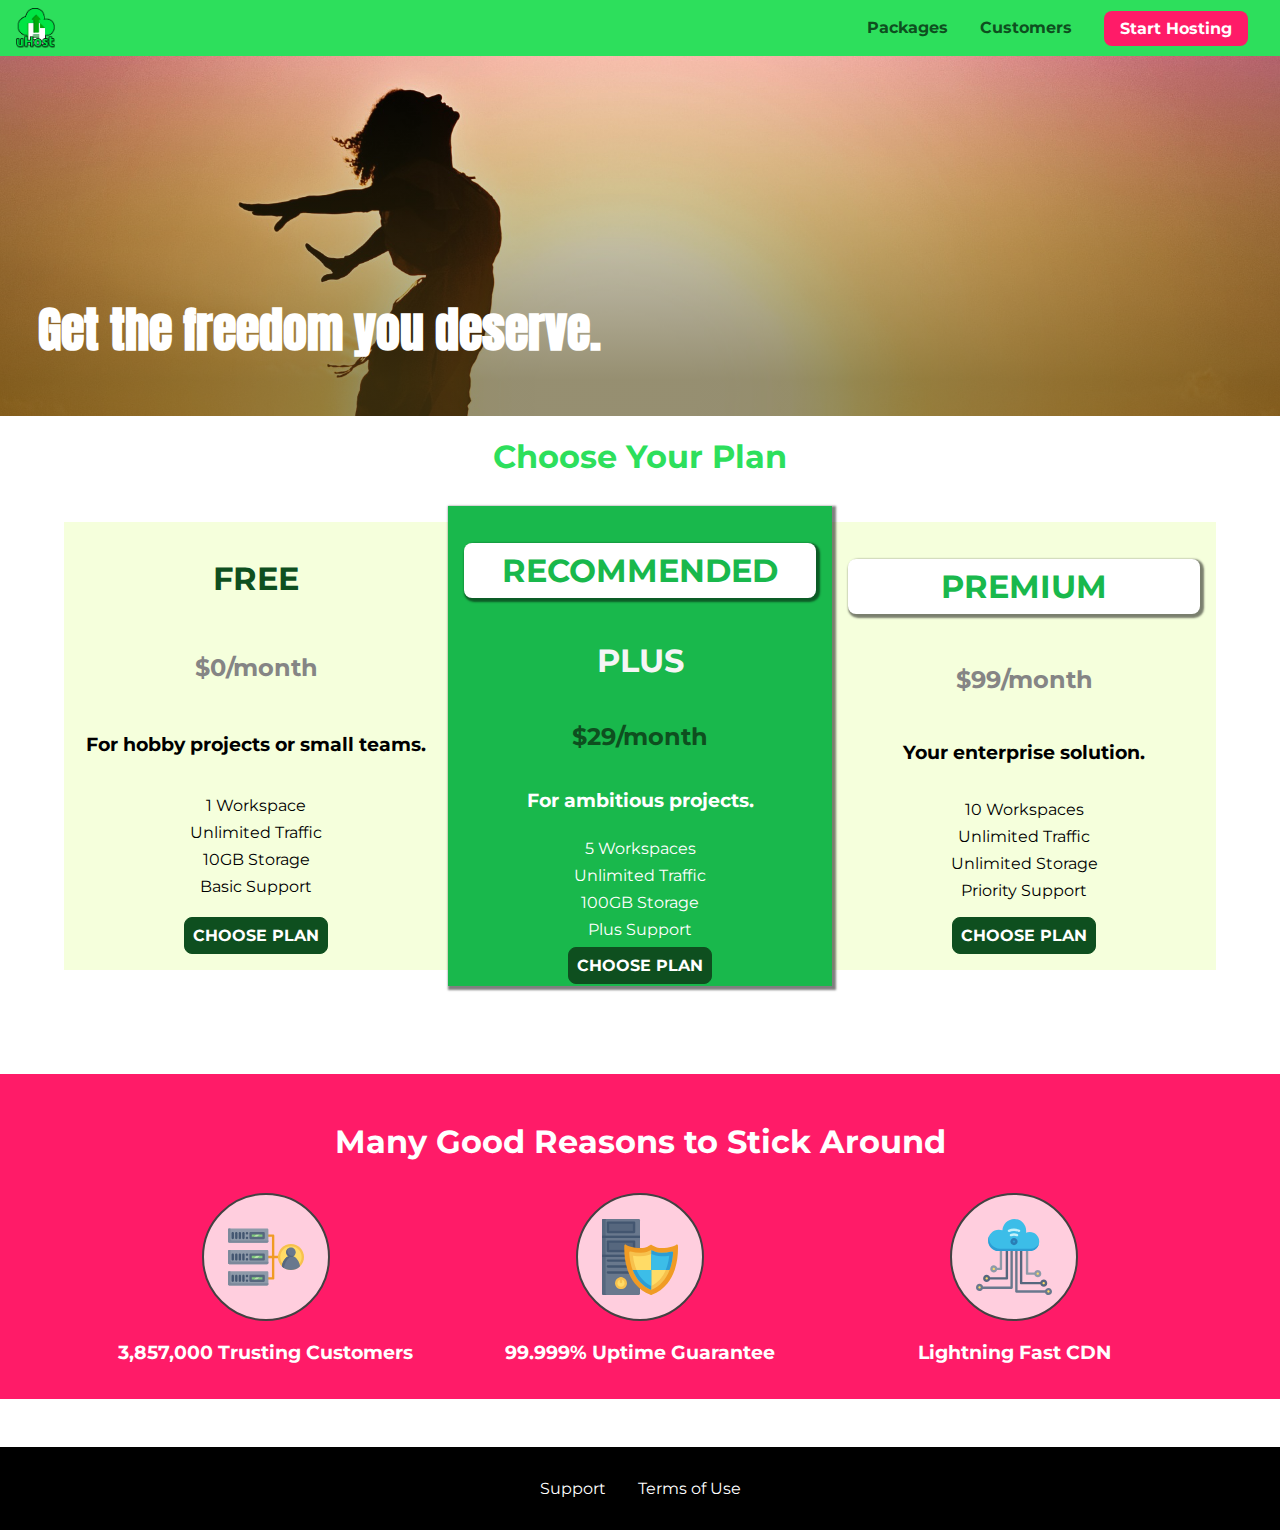
<file: index.html>
<!DOCTYPE html>
<html lang="en">

<head>
    <meta charset="UTF-8">
    <meta http-equiv="X-UA-Compatible" content="ie=edge">
    <meta name="viewport" content="width=device-width, initial-scale=1.0">
    <title>eHost</title>
    <link rel="shortcut icon" href="./favicon.png">
    <link rel="stylesheet" href="shared.css">
    <link rel="stylesheet" href="main.css">


</head>

<body>

    <div class="backdrop"></div>
    <div class="modal">
        <h1 class="modal__title">Do you want to continue?</h1>
        <div class="modal__actions">
            <a href="start-hosting/index.html" class="modal__action">Yes!</a>
            <button class="modal__action modal__action--negative" type="button">No!</button>
        </div>
    </div>
    <header class="main-header">
        <div>
            <button class="toggle-button">
                <span class="toggle-button__bar"></span>
                <span class="toggle-button__bar"></span>
                <span class="toggle-button__bar"></span>
            </button>
            <a href="./index.html" class="main-header__brand">
                <img src="./images/uhost-icon.png" alt="ehost">
            </a>
        </div>
        <nav class="main-nav">
            <ul class="main-nav__items">
                <li class="main-nav__item">
                    <a href="./packages/index.html">Packages</a>
                </li>
                <li class="main-nav__item">
                    <a href="./customers/index.html">Customers</a>
                </li>
                <li class="main-nav__item main-nav__item--cta">
                    <a href="./start-hosting/index.html">Start Hosting</a>
                </li>
            </ul>
        </nav>
    </header>
    <nav class="mobile-nav">
        <ul class="mobile-nav__items">
            <li class="mobile-nav__item">
                <a href="packages/index.html">Packages</a>
            </li>
            <li class="mobile-nav__item">
                <a href="customers/index.html">Customers</a>
            </li>
            <li class="mobile-nav__item mobile-nav__item--cta">
                <a href="start-hosting/index.html">Start Hosting</a>
            </li>
        </ul>
    </nav>
    <main>
        <section id="product-overview">
            <h1>Get the freedom you deserve.</h1>
        </section>
        <section id="plans">
            <h1 class="section-title">Choose Your Plan</h1>
            <div class="plan__list">
                <article class="plan">
                    <h1 class="plan__title">FREE</h1>
                    <h2 class="plan__price">$0/month</h2>
                    <h3>For hobby projects or small teams.</h3>
                    <ul class="plan__features">
                        <li class="plan__feature">1 Workspace</li>
                        <li class="plan__feature">Unlimited Traffic</li>
                        <li class="plan__feature">10GB Storage</li>
                        <li class="plan__feature">Basic Support</li>
                    </ul>
                    <div>
                        <button class="button">CHOOSE PLAN</button>
                    </div>
                </article>
                <article class="plan plan--highlighted">
                    <h1 class="plan__annotation">RECOMMENDED</h1>
                    <h1 class="plan__title">PLUS</h1>
                    <h2 class="plan__price">$29/month</h2>
                    <h3>For ambitious projects.</h3>
                    <ul class="plan__features">
                        <li class="plan__feature">5 Workspaces</li>
                        <li class="plan__feature">Unlimited Traffic</li>
                        <li class="plan__feature">100GB Storage</li>
                        <li class="plan__feature">Plus Support</li>
                    </ul>
                    <div>
                        <button class="button">CHOOSE PLAN</button>
                    </div>
                </article>
                <article class="plan">
                    <h1 class="plan__annotation">PREMIUM</h1>
                    <h2 class="plan__price">$99/month</h2>
                    <h3>Your enterprise solution.</h3>
                    <ul class="plan__features">
                        <li class="plan__feature">10 Workspaces</li>
                        <li class="plan__feature">Unlimited Traffic</li>
                        <li class="plan__feature">Unlimited Storage</li>
                        <li class="plan__feature">Priority Support</li>
                    </ul>
                    <div>
                        <button class="button">CHOOSE PLAN</button>
                    </div>
                </article>
            </div>
        </section>
        <section id="key-features">
            <h1 class="section-title">Many Good Reasons to Stick Around</h1>
            <ul class="key-feature__list">
                <li class="key-feature">
                    <div class="key-feature__image">
                        <svg viewBox="0 0 512 512">
                            <path style="fill:#F09B24;"
                                d="M344,248h-32V112c0-4.418-3.582-8-8-8h-40c-4.418,0-8,3.582-8,8s3.582,8,8,8h32v128h-32  c-4.418,0-8,3.582-8,8s3.582,8,8,8h32v128h-32c-4.418,0-8,3.582-8,8s3.582,8,8,8h40c4.418,0,8-3.582,8-8V264h32c4.418,0,8-3.582,8-8  S348.418,248,344,248z" />
                            <path style="fill:#8E9AA9;"
                                d="M264,64H8c-4.418,0-8,3.582-8,8v80c0,4.418,3.582,8,8,8h256c4.418,0,8-3.582,8-8V72  C272,67.582,268.418,64,264,64z" />
                            <path style="fill:#7C899B;"
                                d="M24,144c-4.418,0-8-3.582-8-8V64H8c-4.418,0-8,3.582-8,8v80c0,4.418,3.582,8,8,8h256  c4.418,0,8-3.582,8-8v-8H24z" />
                            <rect x="152" y="96" style="fill:#B8E3A8;" width="88" height="32" />
                            <g>
                                <polygon style="fill:#7EC97D;" points="152,96 152,128 166,128 198,96  " />
                                <polygon style="fill:#7EC97D;" points="220,96 188,128 240,128 240,96  " />
                            </g>
                            <path style="fill:#56677E;"
                                d="M240,136h-88c-4.418,0-8-3.582-8-8V96c0-4.418,3.582-8,8-8h88c4.418,0,8,3.582,8,8v32  C248,132.418,244.418,136,240,136z M160,120h72v-16h-72V120z" />
                            <g>
                                <path style="fill:#435670;"
                                    d="M32,136c-4.418,0-8-3.582-8-8V96c0-4.418,3.582-8,8-8s8,3.582,8,8v32C40,132.418,36.418,136,32,136z   " />
                                <path style="fill:#435670;"
                                    d="M56,136c-4.418,0-8-3.582-8-8V96c0-4.418,3.582-8,8-8s8,3.582,8,8v32C64,132.418,60.418,136,56,136z   " />
                                <path style="fill:#435670;"
                                    d="M80,136c-4.418,0-8-3.582-8-8V96c0-4.418,3.582-8,8-8s8,3.582,8,8v32C88,132.418,84.418,136,80,136z   " />
                                <path style="fill:#435670;"
                                    d="M104,136c-4.418,0-8-3.582-8-8V96c0-4.418,3.582-8,8-8s8,3.582,8,8v32   C112,132.418,108.418,136,104,136z" />
                                <path style="fill:#435670;"
                                    d="M128,105c-4.418,0-8-3.582-8-8v-1c0-4.418,3.582-8,8-8s8,3.582,8,8v1   C136,101.418,132.418,105,128,105z" />
                                <path style="fill:#435670;"
                                    d="M128,136c-4.418,0-8-3.582-8-8v-1c0-4.418,3.582-8,8-8s8,3.582,8,8v1   C136,132.418,132.418,136,128,136z" />
                            </g>
                            <path style="fill:#8E9AA9;"
                                d="M264,208H8c-4.418,0-8,3.582-8,8v80c0,4.418,3.582,8,8,8h256c4.418,0,8-3.582,8-8v-80  C272,211.582,268.418,208,264,208z" />
                            <path style="fill:#7C899B;"
                                d="M24,288c-4.418,0-8-3.582-8-8v-72H8c-4.418,0-8,3.582-8,8v80c0,4.418,3.582,8,8,8h256  c4.418,0,8-3.582,8-8v-8H24z" />
                            <rect x="152" y="240" style="fill:#B8E3A8;" width="88" height="32" />
                            <g>
                                <polygon style="fill:#7EC97D;" points="152,240 152,272 166,272 198,240  " />
                                <polygon style="fill:#7EC97D;" points="220,240 188,272 240,272 240,240  " />
                            </g>
                            <path style="fill:#56677E;"
                                d="M240,280h-88c-4.418,0-8-3.582-8-8v-32c0-4.418,3.582-8,8-8h88c4.418,0,8,3.582,8,8v32  C248,276.418,244.418,280,240,280z M160,264h72v-16h-72V264z" />
                            <g>
                                <path style="fill:#435670;"
                                    d="M32,280c-4.418,0-8-3.582-8-8v-32c0-4.418,3.582-8,8-8s8,3.582,8,8v32C40,276.418,36.418,280,32,280   z" />
                                <path style="fill:#435670;"
                                    d="M56,280c-4.418,0-8-3.582-8-8v-32c0-4.418,3.582-8,8-8s8,3.582,8,8v32C64,276.418,60.418,280,56,280   z" />
                                <path style="fill:#435670;"
                                    d="M80,280c-4.418,0-8-3.582-8-8v-32c0-4.418,3.582-8,8-8s8,3.582,8,8v32C88,276.418,84.418,280,80,280   z" />
                                <path style="fill:#435670;"
                                    d="M104,280c-4.418,0-8-3.582-8-8v-32c0-4.418,3.582-8,8-8s8,3.582,8,8v32   C112,276.418,108.418,280,104,280z" />
                                <path style="fill:#435670;"
                                    d="M128,249c-4.418,0-8-3.582-8-8v-1c0-4.418,3.582-8,8-8s8,3.582,8,8v1   C136,245.418,132.418,249,128,249z" />
                                <path style="fill:#435670;"
                                    d="M128,280c-4.418,0-8-3.582-8-8v-1c0-4.418,3.582-8,8-8s8,3.582,8,8v1   C136,276.418,132.418,280,128,280z" />
                            </g>
                            <path style="fill:#8E9AA9;"
                                d="M264,352H8c-4.418,0-8,3.582-8,8v80c0,4.418,3.582,8,8,8h256c4.418,0,8-3.582,8-8v-80  C272,355.582,268.418,352,264,352z" />
                            <path style="fill:#7C899B;"
                                d="M24,432c-4.418,0-8-3.582-8-8v-72H8c-4.418,0-8,3.582-8,8v80c0,4.418,3.582,8,8,8h256  c4.418,0,8-3.582,8-8v-8H24z" />
                            <rect x="152" y="384" style="fill:#B8E3A8;" width="88" height="32" />
                            <g>
                                <polygon style="fill:#7EC97D;" points="152,384 152,416 166,416 198,384  " />
                                <polygon style="fill:#7EC97D;" points="220,384 188,416 240,416 240,384  " />
                            </g>
                            <path style="fill:#56677E;"
                                d="M240,424h-88c-4.418,0-8-3.582-8-8v-32c0-4.418,3.582-8,8-8h88c4.418,0,8,3.582,8,8v32  C248,420.418,244.418,424,240,424z M160,408h72v-16h-72V408z" />
                            <g>
                                <path style="fill:#435670;"
                                    d="M32,424c-4.418,0-8-3.582-8-8v-32c0-4.418,3.582-8,8-8s8,3.582,8,8v32C40,420.418,36.418,424,32,424   z" />
                                <path style="fill:#435670;"
                                    d="M56,424c-4.418,0-8-3.582-8-8v-32c0-4.418,3.582-8,8-8s8,3.582,8,8v32C64,420.418,60.418,424,56,424   z" />
                                <path style="fill:#435670;"
                                    d="M80,424c-4.418,0-8-3.582-8-8v-32c0-4.418,3.582-8,8-8s8,3.582,8,8v32C88,420.418,84.418,424,80,424   z" />
                                <path style="fill:#435670;"
                                    d="M104,424c-4.418,0-8-3.582-8-8v-32c0-4.418,3.582-8,8-8s8,3.582,8,8v32   C112,420.418,108.418,424,104,424z" />
                                <path style="fill:#435670;"
                                    d="M128,393c-4.418,0-8-3.582-8-8v-1c0-4.418,3.582-8,8-8s8,3.582,8,8v1   C136,389.418,132.418,393,128,393z" />
                                <path style="fill:#435670;"
                                    d="M128,424c-4.418,0-8-3.582-8-8v-1c0-4.418,3.582-8,8-8s8,3.582,8,8v1   C136,420.418,132.418,424,128,424z" />
                            </g>
                            <path style="fill:#F7C14D;"
                                d="M424,168c-48.523,0-88,39.477-88,88s39.477,88,88,88s88-39.477,88-88S472.523,168,424,168z" />
                            <path style="fill:#FFDB66;"
                                d="M424,184c-39.701,0-72,32.299-72,72s32.299,72,72,72s72-32.299,72-72S463.701,184,424,184z" />
                            <path style="fill:#69788D;"
                                d="M484.893,314.16C476.393,274.588,451.922,248,424,248s-52.393,26.588-60.893,66.16  c-0.605,2.82,0.354,5.749,2.511,7.664C381.731,336.124,402.465,344,424,344s42.269-7.876,58.381-22.176  C484.539,319.909,485.498,316.98,484.893,314.16z" />
                            <path style="fill:#56677E;"
                                d="M434.053,249.171C430.768,248.403,427.411,248,424,248c-27.922,0-52.393,26.588-60.893,66.16  c-0.605,2.82,0.354,5.749,2.511,7.664c3.383,3.002,6.979,5.703,10.734,8.125C384.904,286.243,407.373,255.378,434.053,249.171z" />
                            <path style="fill:#69788D;"
                                d="M424,192c-17.645,0-32,14.355-32,32s14.355,32,32,32s32-14.355,32-32S441.645,192,424,192z" />
                            <path style="fill:#56677E;"
                                d="M432,248c-17.645,0-32-14.355-32-32c0-6.783,2.128-13.076,5.742-18.258  C397.444,203.53,392,213.138,392,224c0,17.645,14.355,32,32,32c10.862,0,20.471-5.444,26.258-13.742  C445.076,245.872,438.783,248,432,248z" />

                        </svg>

                    </div>
                    <p class="key-feature__decription">3,857,000 Trusting Customers</p>
                </li>
                <li class="key-feature">
                    <div class="key-feature__image">
                        <svg viewBox="0 0 512 512">
                            <path style="fill:#69788D;"
                                d="M248,0H8C3.582,0,0,3.582,0,8v496c0,4.418,3.582,8,8,8h240c4.418,0,8-3.582,8-8V8  C256,3.582,252.418,0,248,0z" />
                            <path style="fill:#56677E;"
                                d="M24,504V8c0-4.418,3.582-8,8-8H8C3.582,0,0,3.582,0,8v496c0,4.418,3.582,8,8,8h24  C27.582,512,24,508.418,24,504z" />
                            <g>
                                <rect x="0" y="112" style="fill:#435670;" width="256" height="16" />
                                <rect x="0" y="240" style="fill:#435670;" width="256" height="16" />
                            </g>
                            <path style="fill:#F7C14D;"
                                d="M128,392c-22.056,0-40,17.944-40,40s17.944,40,40,40s40-17.944,40-40S150.056,392,128,392z" />
                            <path style="fill:#FFDB66;"
                                d="M128,408c-13.233,0-24,10.767-24,24s10.767,24,24,24s24-10.767,24-24S141.233,408,128,408z" />
                            <path style="fill:#F7C14D;"
                                d="M128,392c-2.739,0-5.414,0.278-8,0.805V424c0,4.418,3.582,8,8,8c4.418,0,8-3.582,8-8v-31.195  C133.414,392.278,130.739,392,128,392z" />
                            <g>
                                <path style="fill:#435670;"
                                    d="M216,288H40c-4.418,0-8-3.582-8-8s3.582-8,8-8h176c4.418,0,8,3.582,8,8S220.418,288,216,288z" />
                                <path style="fill:#435670;"
                                    d="M216,328H40c-4.418,0-8-3.582-8-8s3.582-8,8-8h176c4.418,0,8,3.582,8,8S220.418,328,216,328z" />
                                <path style="fill:#435670;"
                                    d="M216,368H40c-4.418,0-8-3.582-8-8s3.582-8,8-8h176c4.418,0,8,3.582,8,8S220.418,368,216,368z" />
                                <path style="fill:#435670;"
                                    d="M216,16H40c-4.418,0-8,3.582-8,8v64c0,4.418,3.582,8,8,8h176c4.418,0,8-3.582,8-8V24   C224,19.582,220.418,16,216,16z" />
                            </g>
                            <rect x="48" y="32" style="fill:#56677E;" width="160" height="48" />
                            <path style="fill:#435670;"
                                d="M216,144H40c-4.418,0-8,3.582-8,8v64c0,4.418,3.582,8,8,8h176c4.418,0,8-3.582,8-8v-64  C224,147.582,220.418,144,216,144z" />
                            <rect x="48" y="160" style="fill:#56677E;" width="160" height="48" />
                            <path style="fill:#F09B24;"
                                d="M511.747,180.237c-0.194-6.537-8.107-10.107-13.135-5.894c-5.6,4.693-42.904,21.282-98.514,21.282  c-33.45,0-64.625-20.999-64.929-21.206c-2.9-1.991-6.764-1.85-9.512,0.346c-2.677,2.135-27.201,20.86-63.793,20.86  c-55.607,0-92.914-16.589-98.515-21.282c-5.028-4.211-12.941-0.645-13.135,5.894c-1.634,54.834,4.655,105.941,18.693,151.903  c12.096,39.604,29.759,74.047,52.497,102.373c27.538,34.304,62.743,59.882,104.66,76.045c3.069,1.918,6.757,1.921,9.83,0  c41.917-16.163,77.122-41.741,104.66-76.045c22.738-28.326,40.401-62.77,52.497-102.373  C507.092,286.179,513.381,235.071,511.747,180.237z" />
                            <path style="fill:#F7C14D;"
                                d="M476.21,221.226c-1.953-1.631-4.568-2.235-7.036-1.628c-21.686,5.327-44.926,8.028-69.075,8.028  c-25.926,0-49.633-8.975-64.955-16.504c-2.307-1.134-5.016-1.091-7.284,0.116c-14.059,7.477-36.919,16.388-65.994,16.388  c-24.153,0-47.394-2.701-69.075-8.028c-5.155-1.268-10.221,2.966-9.894,8.261c2.077,33.693,7.668,65.635,16.616,94.935  c22.774,74.565,66.139,126.334,128.888,153.868c2.032,0.891,4.397,0.891,6.43,0c61.777-27.107,104.716-78.876,127.62-153.868  c8.948-29.3,14.539-61.241,16.616-94.935C479.224,225.319,478.163,222.856,476.21,221.226z" />
                            <path style="fill:#FFDB66;"
                                d="M331.609,451.727c-52.604-25.289-89.304-70.987-109.144-135.944  c-6.532-21.39-11.162-44.336-13.82-68.447c17.133,2.852,34.952,4.291,53.22,4.291c29.394,0,53.376-7.793,69.978-15.561  c17.44,7.736,41.656,15.561,68.256,15.561c18.267,0,36.085-1.439,53.219-4.291c-2.659,24.112-7.288,47.06-13.82,68.448  C419.545,381.108,383.27,426.805,331.609,451.727z" />
                            <g>
                                <path style="fill:#2C9DD4;"
                                    d="M479.066,227.858c0.157-2.539-0.903-5.002-2.856-6.633s-4.568-2.235-7.036-1.628   c-21.686,5.327-44.926,8.028-69.075,8.028c-25.926,0-49.633-8.975-64.955-16.504c-1.057-0.52-2.2-0.78-3.345-0.806l-0.072,133.351   h123.601c2.556-6.746,4.933-13.702,7.123-20.874C471.398,293.493,476.989,261.552,479.066,227.858z" />
                                <path style="fill:#2C9DD4;"
                                    d="M206.658,343.667c24.153,63.42,65.028,108.108,121.743,132.995c1.031,0.452,2.147,0.673,3.263,0.666   l0.063-133.661H206.658z" />
                            </g>
                            <g>
                                <path style="fill:#3CBDE8;"
                                    d="M439.497,315.783c6.532-21.389,11.161-44.336,13.82-68.448c-17.134,2.852-34.952,4.291-53.219,4.291   c-26.6,0-50.815-7.824-68.256-15.561l-0.116,107.601h97.758C433.179,334.807,436.524,325.518,439.497,315.783z" />
                                <path style="fill:#3CBDE8;"
                                    d="M232.523,343.667c21.144,50.298,54.363,86.56,99.087,108.06l0.117-108.06H232.523z" />
                            </g>
                        </svg>
                    </div>
                    <p class="key-feature__decription">99.999% Uptime Guarantee</p>
                </li>
                <li class="key-feature">
                    <div class="key-feature__image">
                        <svg viewBox="0 0 512 512">
                            <path style="fill:#8E9AA9;"
                                d="M168,200c-4.418,0-8,3.582-8,8v120h-17.376c-3.302-9.311-12.194-16-22.624-16  c-13.234,0-24,10.767-24,24s10.766,24,24,24c10.429,0,19.321-6.689,22.624-16H168c4.418,0,8-3.582,8-8V208  C176,203.582,172.418,200,168,200z" />
                            <path style="fill:#FFDB66;"
                                d="M120,328c-4.411,0-8,3.589-8,8s3.589,8,8,8s8-3.589,8-8S124.411,328,120,328z" />
                            <path style="fill:#56677E;"
                                d="M208,200c-4.418,0-8,3.582-8,8v184H94.624C91.322,382.689,82.43,376,72,376  c-13.234,0-24,10.767-24,24s10.766,24,24,24c10.429,0,19.321-6.689,22.624-16H208c4.418,0,8-3.582,8-8V208  C216,203.582,212.418,200,208,200z" />
                            <path style="fill:#FFDB66;"
                                d="M72,392c-4.411,0-8,3.589-8,8s3.589,8,8,8s8-3.589,8-8S76.411,392,72,392z" />
                            <path style="fill:#69788D;"
                                d="M240,208c-4.418,0-8,3.582-8,8v239H47.24c-2.671-10.34-12.078-18-23.24-18c-13.234,0-24,10.767-24,24  s10.766,24,24,24c9.666,0,18.009-5.747,21.809-14H240c4.418,0,8-3.582,8-8V216C248,211.582,244.418,208,240,208z" />
                            <path style="fill:#FFDB66;"
                                d="M24,453c-4.411,0-8,3.589-8,8s3.589,8,8,8s8-3.589,8-8S28.411,453,24,453z" />
                            <path style="fill:#69788D;"
                                d="M488,464c-10.429,0-19.321,6.689-22.624,16H280V208c0-4.418-3.582-8-8-8s-8,3.582-8,8v280  c0,4.418,3.582,8,8,8h193.376c3.302,9.311,12.194,16,22.624,16c13.234,0,24-10.767,24-24S501.234,464,488,464z" />
                            <path style="fill:#FFDB66;"
                                d="M488,480c-4.411,0-8,3.589-8,8s3.589,8,8,8s8-3.589,8-8S492.411,480,488,480z" />
                            <path style="fill:#56677E;"
                                d="M456,408c-10.429,0-19.321,6.689-22.624,16H312V208c0-4.418-3.582-8-8-8s-8,3.582-8,8v224  c0,4.418,3.582,8,8,8h129.376c3.302,9.311,12.194,16,22.624,16c13.234,0,24-10.767,24-24S469.234,408,456,408z" />
                            <path style="fill:#FFDB66;"
                                d="M456,424c-4.411,0-8,3.589-8,8s3.589,8,8,8s8-3.589,8-8S460.411,424,456,424z" />
                            <path style="fill:#8E9AA9;"
                                d="M416,344c-10.429,0-19.321,6.689-22.624,16H352V208c0-4.418-3.582-8-8-8s-8,3.582-8,8v160  c0,4.418,3.582,8,8,8h49.376c3.302,9.311,12.194,16,22.624,16c13.234,0,24-10.767,24-24S429.234,344,416,344z" />
                            <path style="fill:#FFDB66;"
                                d="M416,360c-4.411,0-8,3.589-8,8s3.589,8,8,8s8-3.589,8-8S420.411,360,416,360z" />
                            <path style="fill:#3CBDE8;"
                                d="M362,88c-8.741,0-17.231,1.751-25.06,5.085C337.646,88.797,338,84.43,338,80  c0-44.112-35.888-80-80-80c-42.823,0-77.895,33.816-79.909,76.149C170.393,73.415,162.244,72,154,72c-39.701,0-72,32.299-72,72  s32.299,72,72,72h208c35.29,0,64-28.71,64-64S397.29,88,362,88z" />
                            <path style="fill:#2C9DD4;"
                                d="M368,200H160c-39.701,0-72-32.299-72-72c0-5.863,0.721-11.559,2.05-17.019  C84.918,120.88,82,132.102,82,144c0,39.701,32.299,72,72,72h208c30.389,0,55.88-21.296,62.379-49.743  C413.565,186.327,392.352,200,368,200z" />
                            <path style="fill:#2A7DB5;"
                                d="M256,128c-13.234,0-24,10.767-24,24s10.766,24,24,24c13.233,0,24-10.767,24-24S269.233,128,256,128z" />
                            <path style="fill:#2C9DD4;"
                                d="M256,144c-4.411,0-8,3.589-8,8s3.589,8,8,8c4.411,0,8-3.589,8-8S260.411,144,256,144z" />
                            <g>
                                <path style="fill:#C5F1FA;"
                                    d="M221.755,87.695c-2.994,0-5.864-1.688-7.233-4.572c-1.894-3.991-0.194-8.763,3.798-10.657   C230.157,66.849,242.834,64,256,64c13.166,0,25.844,2.849,37.68,8.466c3.992,1.895,5.692,6.666,3.798,10.657   s-6.666,5.692-10.657,3.798C277.144,82.328,266.774,80,256,80c-10.774,0-21.144,2.328-30.821,6.921   C224.072,87.446,222.904,87.695,221.755,87.695z" />
                                <path style="fill:#C5F1FA;"
                                    d="M276.545,116.618c-1.148,0-2.316-0.249-3.424-0.774C267.745,113.293,261.985,112,256,112   c-5.985,0-11.745,1.293-17.121,3.844c-3.991,1.895-8.763,0.192-10.657-3.798c-1.894-3.992-0.193-8.764,3.798-10.657   C239.557,97.813,247.625,96,256,96c8.376,0,16.444,1.813,23.98,5.389c3.991,1.894,5.692,6.665,3.798,10.657   C282.41,114.93,279.539,116.618,276.545,116.618z" />
                            </g>

                        </svg>
                    </div>
                    <p class="key-feature__decription">Lightning Fast CDN</p>
                </li>
            </ul>
        </section>
    </main>
    <footer class="main-footer">
        <nav>
            <ul class="main-footer__links">
                <li class="main-footer__link">
                    <a href="#">Support</a>
                </li>
                <li class="main-footer__link">
                    <a href="#">Terms of Use</a>
                </li>
            </ul>
        </nav>
    </footer>
    <script src="./shared.js"></script>
</body>

</html>
</file>
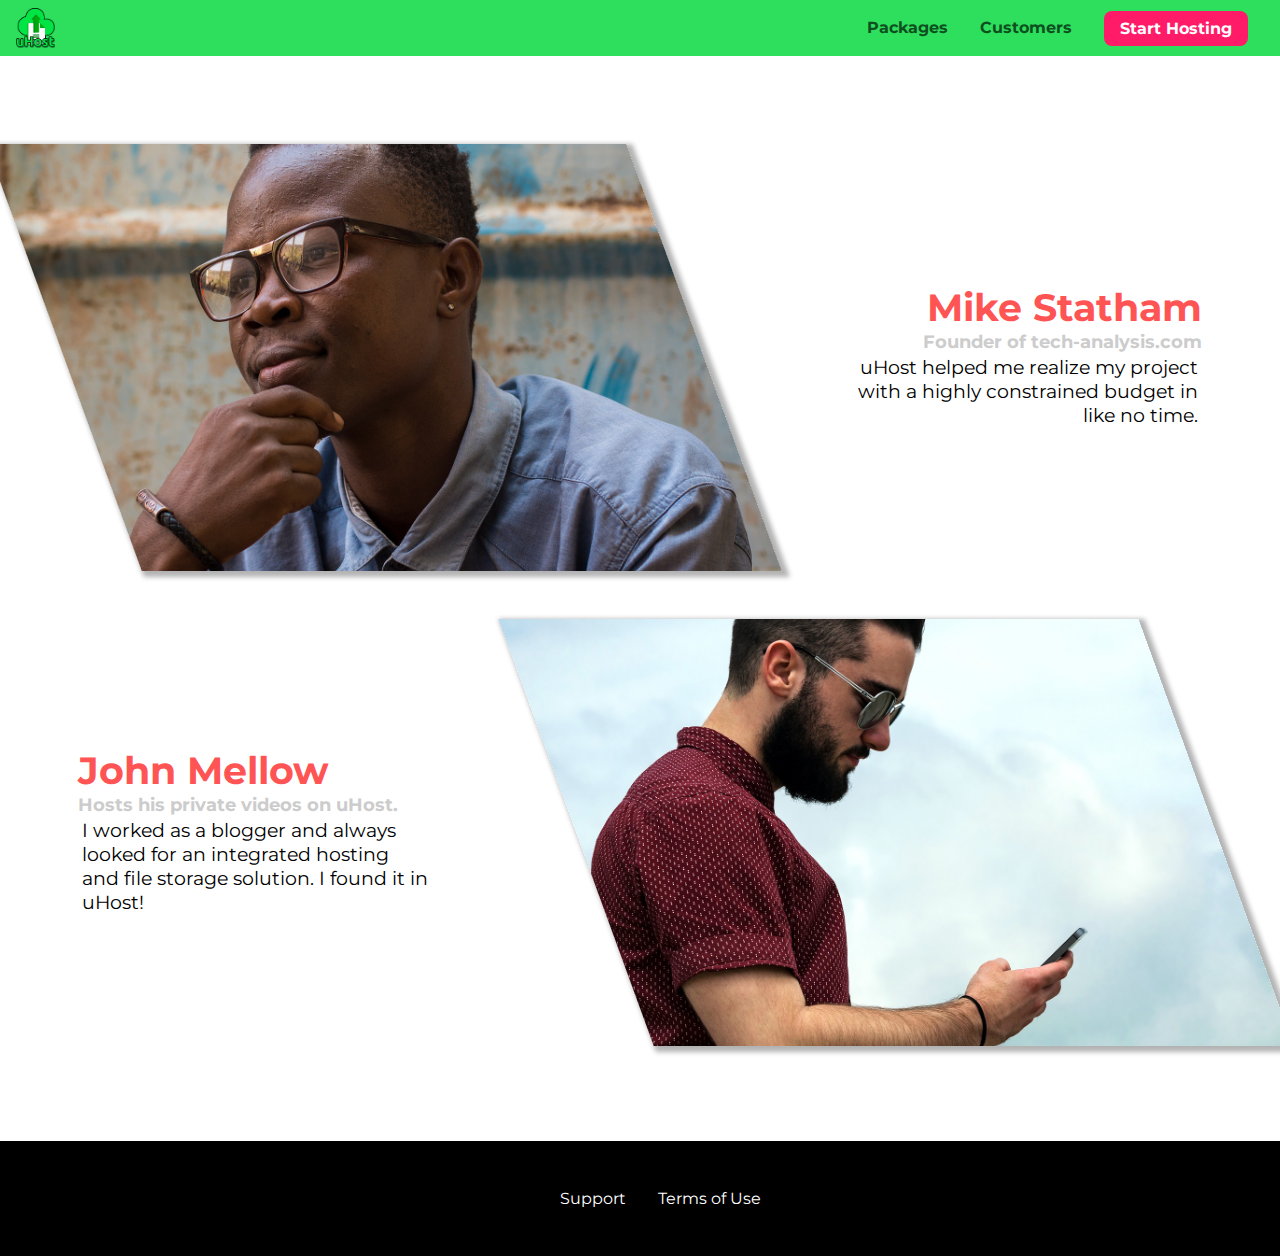
<file: customers/index.html>
<!DOCTYPE html>
<html lang="en">

<head>
    <meta charset="UTF-8">
    <meta name="viewport" content="width=device-width, initial-scale=1.0">
    <meta http-equiv="X-UA-Compatible" content="ie=edge">
    <title>eHost Customers</title>
    <link rel="shortcut icon" href="../favicon.png">
    <link rel="stylesheet" href="../shared.css">
    <link rel="stylesheet" href="customers.css">
</head>

<body>
    <div class="backdrop"></div>
    <header class="main-header">
        <div>
            <button class="toggle-button">
                <span class="toggle-button__bar"></span>
                <span class="toggle-button__bar"></span>
                <span class="toggle-button__bar"></span>
            </button>
            <a href="../index.html" class="main-header__brand">
                <img src="../images/uhost-icon.png" alt="ehost">
            </a>
        </div>
        <nav class="main-nav">
            <ul class="main-nav__items">
                <li class="main-nav__item">
                    <a href="../packages/index.html">Packages</a>
                </li>
                <li class="main-nav__item">
                    <a href="index.html">Customers</a>
                </li>
                <li class="main-nav__item main-nav__item--cta">
                    <a href="../start-hosting/index.html">Start Hosting</a>
                </li>
            </ul>
        </nav>
    </header>
    <nav class="mobile-nav">
        <ul class="mobile-nav__items">
            <li class="mobile-nav__item">
                <a href="../packages/index.html">Packages</a>
            </li>
            <li class="mobile-nav__item">
                <a href="index.html">Customers</a>
            </li>
            <li class="mobile-nav__item mobile-nav__item--cta">
                <a href="../start-hosting/index.html">Start Hosting</a>
            </li>
        </ul>
    </nav>
    <main>
        <div>
            <div class="testimonial" id="customer-1">
                <div class="testimonial__image-container">
                    <img src="../images/customer-1.jpg" alt="Mike Statham - Customer" class="testimonial__image">
                </div>
                <div class="testimonial__info">
                    <h1 class="testimonial__name">Mike Statham</h1>
                    <h2 class="testimonial__subtitle">Founder of
                        <a href="tech-analysis.com">tech-analysis.com</a>
                    </h2>
                    <p class="testimonial__text">uHost helped me realize my project with a highly constrained budget in
                        like no time.</p>
                </div>
            </div>
            <div class="testimonial" id="customer-2">

                <div class="testimonial__info">
                    <h1 class="testimonial__name">John Mellow</h1>
                    <h2 class="testimonial__subtitle">Hosts his private videos on uHost.
                    </h2>
                    <p class="testimonial__text">I worked as a blogger and always looked for an integrated hosting and
                        file storage solution. I found
                        it in uHost!
                    </p>
                </div>
                <div class="testimonial__image-container">
                    <img src="../images/customer-2.jpg" alt="John Mellow - Customer" class="testimonial__image">
                </div>
            </div>
        </div>
    </main>
    <footer class="main-footer">
        <nav>
            <ul>
                <ul class="main-footer__links">
                    <li class="main-footer__link">
                        <a href="#">Support</a>
                    </li>
                    <li class="main-footer__link">
                        <a href="#">Terms of Use</a>
                    </li>
                </ul>
        </nav>
    </footer>
    <script src="../shared.js"></script>
</body>

</html>
</file>
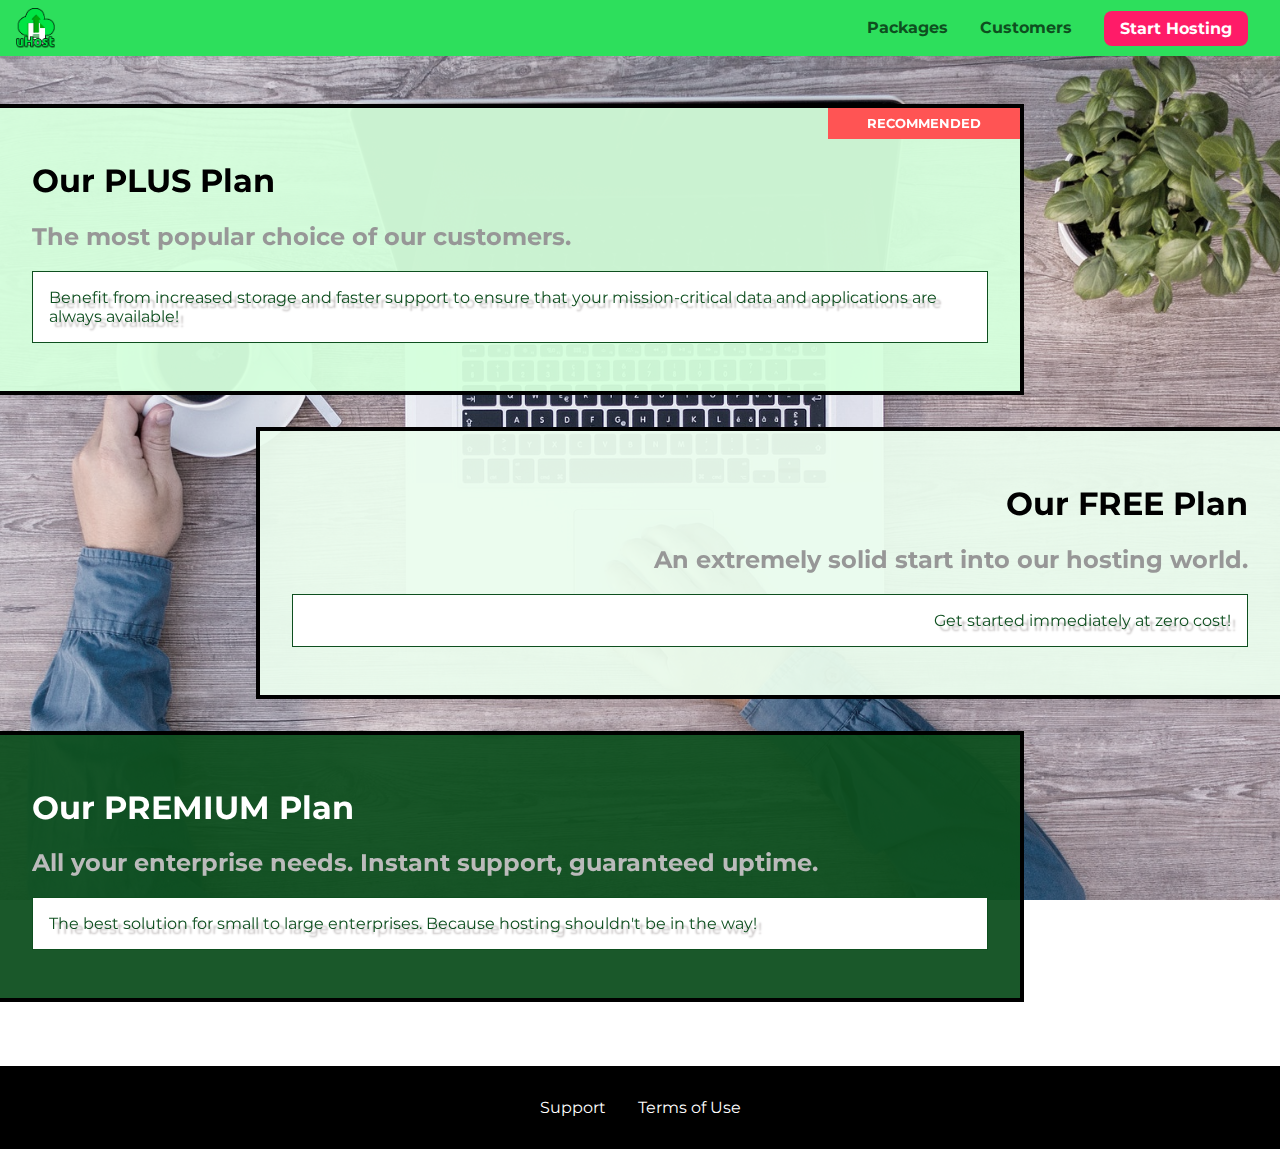
<file: packages/index.html>
<!DOCTYPE html>
<html lang="en">

<head>
    <meta charset="UTF-8">
    <meta http-equiv="X-UA-Compatible" content="ie=edge">
    <meta name="viewport" content="width=device-width, initial-scale=1.0">

    <title>uHost</title>
    <link rel="shortcut icon" href="../favicon.png">
    <link rel="stylesheet" href="../shared.css">
    <link rel="stylesheet" href="packages.css">
</head>

<body>
    <div class="backdrop"></div>
    <div class="background"></div>
    <header class="main-header">
        <div>
            <button class="toggle-button">
                <span class="toggle-button__bar"></span>
                <span class="toggle-button__bar"></span>
                <span class="toggle-button__bar"></span>
            </button>
            <a href="../index.html" class="main-header__brand">
                <img src="../images/uhost-icon.png" alt="ehost">
            </a>
        </div>
        <nav class="main-nav">
            <ul class="main-nav__items">
                <li class="main-nav__item">
                    <a href="index.html">Packages</a>
                </li>
                <li class="main-nav__item">
                    <a href="../customers/index.html">Customers</a>
                </li>
                <li class="main-nav__item main-nav__item--cta">
                    <a href="../start-hosting/index.html">Start Hosting</a>
                </li>
            </ul>
        </nav>
    </header>
    <nav class="mobile-nav">
        <ul class="mobile-nav__items">
            <li class="mobile-nav__item">
                <a href="index.html">Packages</a>
            </li>
            <li class="mobile-nav__item">
                <a href="../customers/index.html">Customers</a>
            </li>
            <li class="mobile-nav__item mobile-nav__item--cta">
                <a href="../start-hosting/index.html">Start Hosting</a>
            </li>
        </ul>
    </nav>
    <main>
        <section class="package" id="plus">
            <a href="#">
                <h1 class="package__title">Our PLUS Plan</h1>
                <h2 class="package__badge">RECOMMENDED</h2>
                <h2 class="package__subtitle">The most popular choice of our customers.</h2>
                <p class="package__info">Benefit from increased storage and faster support to ensure that your
                    mission-critical data and applications
                    are always available!</p>
            </a>
        </section>
        <section class="package" id="free">
            <a href="#">
                <h1 class="package__title">Our FREE Plan</h1>
                <h2 class="package__subtitle">An extremely solid start into our hosting world.</h2>
                <p class="package__info">Get started immediately at zero cost!</p>
            </a>
        </section>
        <div class="clearfix"></div>
        <section class="package" id="premium">
            <a href="#">
                <h1 class="package__title">Our PREMIUM Plan</h1>
                <h2 class="package__subtitle">All your enterprise needs. Instant support, guaranteed uptime. </h2>
                <p class="package__info">The best solution for small to large enterprises. Because hosting shouldn't be
                    in the way!</p>
            </a>
        </section>
    </main>
    <footer class="main-footer">
        <nav>
            <ul class="main-footer__links">
                <li class="main-footer__link">
                    <a href="#">Support</a>
                </li>
                <li class="main-footer__link">
                    <a href="#">Terms of Use</a>
                </li>
            </ul>
        </nav>
    </footer>
    <script src="../shared.js"></script>
</body>

</html>
</file>
<file: shared.css>
@import url('https://fonts.googleapis.com/css2?family=Roboto:100i,400,900');
@import url('https://fonts.googleapis.com/css2?family=Anton');
@import url('https://fonts.googleapis.com/css2?family=Montserrat:400,700');

* {
  box-sizing: border-box;
}

html{
  height: 100%;
}

body {
  font-family: "Montserrat", sans-serif;
  margin: 0;
  display: grid;
  grid-template-rows:3.5rem auto fit-content(8rem);
  grid-template-areas: "header"
                       "main" 
                       "footer";
  /* padding-top: 3.5rem; */
  height: 100%;
}

main {
  
  grid-area: main;
}

.backdrop {
  display: none;
  position: fixed;
  opacity:0 ;
  top: 0;
  left: 0;
  z-index: 100;
  width: 100vw;
  height: 100vh;
  background: rgba(0, 0, 0, 0.5);
  transition: opacity 200ms linear;
}

.main-header {
  width: 100%;
  position: fixed;
  top: 0;
  left: 0;
  background: #2ddf5c;
  padding: 0.5rem 1rem;
  z-index: 60;
  display: flex;
  align-items: center;
  justify-content: space-between;
}

.toggle-button {
  width: 3rem;
  background: transparent;
  border: none;
  cursor: pointer;
  padding-top: 0;
  padding-bottom: 0;
  vertical-align: middle;
}

.toggle-button:focus {
  outline: none;
}

.toggle-button__bar {
  width: 100%;
  height: 0.2rem;
  background: black;
  display: block;
  margin: 0.6rem 0;
}

.main-header__brand {
  color: #0e4f1f;
  text-decoration: none;
  font-weight: bold;
  /* width: 20px; */


}

.main-header__brand img {
  height: 2.5rem;
  vertical-align: middle;
  /* width: 100%; */
}

.main-nav {
  display: none;
}

.main-nav__items {
  margin: 0;
  padding: 0;
  list-style: none;
  display: flex;
}

.main-nav__item {
  margin: 0 1rem;
}

.main-nav__item a,
.mobile-nav__item a {
  text-decoration: none;
  color: #0e4f1f;
  font-weight: bold;
  padding: 0.2rem 0;
}

.main-nav__item a:hover,
.main-nav__item a:active {
  color: white;
  border-bottom: 5px solid white;
}

.main-nav__item--cta a,
.mobile-nav__item--cta a {
  color: white;
  background: #ff1b68;
  padding: 0.5rem 1rem;
  border-radius: 8px;
}

.main-nav__item--cta{
  animation: wiggle 400ms 3s 8 ease-out none;
}
.main-nav__item--cta a:hover,
.main-nav__item--cta a:active,
.mobile-nav__item--cta a:hover,
.mobile-nav__item--cta a:active {
  color: #ff1b68;
  background: white;
  border: none;
}

@media (min-width: 40rem) {
  .toggle-button {
    display: none;
  }

  .main-nav {
    /* display: inline-block;
    text-align: right;
    width: calc(100% - 44px);
    vertical-align: middle; */
    display: flex;
  }
}

.main-footer {
  background: black;
  padding: 2rem;
  margin-top: 3rem;
  /* grid-row: 3 / 4; */
  grid-area: footer;
}

.main-footer__links {
  list-style: none;
  margin: 0;
  padding: 0;
  display: flex;
  flex-direction: column;
  align-items: center;


}

.main-footer__link {
  margin: 0.5rem 0;
}

.main-footer__link a {
  color: white;
  text-decoration: none;
}

.main-footer__link a:hover,
.main-footer__link a:active {
  color: #ccc;
}

.mobile-nav {
  display: none;
  position: fixed;
  z-index: 101;
  top: 0;
  left: 0;
  background: white;
  width: 80%;
  height: 100vh;
}

.mobile-nav__items {
  width: 90%;
  height: 100%;
  list-style: none;
  margin: 0 auto;
  padding: 0;
  text-align: center;
  display: flex;
  flex-direction: column;
  justify-content: center;
  align-items: center;
}

.mobile-nav__item {
  margin: 1rem 0;
}

.mobile-nav__item a {
  font-size: 1.5rem;
}

.button {
  background: #0e4f1f;
  color: white;
  font: inherit;
  border: 1.5px solid #0e4f1f;
  padding: 0.5rem;
  border-radius: 8px;
  font-weight: bold;
  cursor: pointer;
}

.button:hover,
.button:active {
  background: white;
  color: #0e4f1f;
}

.button:focus {
  outline: none;
}

.button [disabled] {
  cursor: not-allowed;
  border: #a1a1a1;
  background: #ccc;
  color: #a1a1a1;
}

.open {
  display: block !important;
  opacity: 1 !important;
  transform: translateY(0 )!important;
}

@media (min-width: 40rem) {
  .main-footer__link {
    margin: 0 1rem;
  }

  .main-footer__links {
    
    flex-direction: row;
    justify-content: center;
  
  
  }
}

@keyframes wiggle{
  0%{
    transform: rotateY(-10deg);
  }
  50%{
    transform: rotateY(-10deg);
  }
  100%{
    transform: rotateZ(10deg);
  }
}
</file>
<file: main.css>
#product-overview {
    background: linear-gradient(to top, rgba(80, 68, 18, 0.6) 10%, transparent),
        url("images/freedom.jpg") center/cover no-repeat border-box, red;
    /* background-image: url("/freedom.jpg");
    background-size: cover;
    background-position: center; */
    /* background-repeat: no-repeat;
    background-origin: border-box;
    background-clip: padding-box; */
    /* background-image:linear-gradient(180deg,red 70%, blue, rgba(0,0,0,0.5)); */
    /* background-image:radial-gradient() ; */
    width: 100vw;
    height: 33vh;
    position: relative;
}


#product-overview h1 {
    color: white;
    font-family: 'Anton', sans-serif;
    position: absolute;
    bottom: 5%;
    left: 3%;
    font-size: 1.6rem;

}


@media (min-width: 40rem) and (min-height: 40rem) {

    #product-overview {
        height: 40vh;
        background-position: 50% 25%;

    }

    #product-overview h1 {
        font-size: 3rem;
    }
}

.section-title {
    color: #2ddf5c;
    text-align: center;
}

.plan {
    background: #f5ffdc;
    text-align: center;
    padding: 1rem;
    margin: 0.5rem 0;
    width: 100%;
}


.plan--highlighted {
    background: #19b84c;
    color: white;

}

.plan__annotation {
    background: white;
    color: #19b84c;
    padding: 0.5rem;
    box-shadow: 2px 2px 2px 2px rgba(0, 0, 0, 0.5);
    border-radius: 0.5rem;
}

.plan__title {
    color: #0e4f1f;
}

.plan__price {
    color: #858585;
}

.plan--highlighted .plan__title {
    color: whitesmoke;
}

.plan--highlighted .plan__price {
    color: #0e4f1f;
}

.plan__features {
    list-style: none;
    margin: 0;
    padding: 0;
}

.plan__feature {
    margin: 0.5rem 0;
}

@media(min-width: 40rem) {
    .plan__list {
        width: 100%;
        display: flex;
        justify-content: center;
        align-items: center;
    }

    .plan {
        width: 30%;
        min-width: 13rem;
        max-width: 25rem;
        display: flex;
        flex-direction: column;
        justify-content: space-between;
        height: 28rem;

    }

    .plan--highlighted {

        box-shadow: 2px 2px 2px 2px rgba(0, 0, 0, 0.5);
        height: 30rem;
        z-index: 50;
    }
}


#key-features {
    background: #ff1b68;
    margin-top: 5rem;
    padding: 1rem;
}

#key-features .section-title {
    color: white;
    margin: 2rem;

}

.key-feature__list {
    list-style: none;
    margin: 0;
    padding: 0;
    text-align: center;
}

.key-feature__image {
    background: #ffcede;
    width: 128px;
    height: 128px;
    border: 2px solid #424242;
    border-radius: 50%;
    margin: auto;
    padding: 1.5rem;

}

.key-feature__decription {
    text-align: center;
    font-weight: bold;
    color: white;
    font-size: 1.2rem;
}

@media(min-width: 40rem) {

    .key-feature {
        display: inline-block;
        width: 30%;
        max-width: 25rem;
    }

    .key-feature__list {
        display: flex;
        justify-content: center;
    }
}

/* h1 {
    font-family: sans-serif;
} */
.modal {
    position: fixed;
    opacity: 0;
    z-index: 200;
    transform: translateY(-3rem);
    transition: opacity 0.2s ease-out, transform 0.5s cubic-bezier(0.55, 0.055, 0.675, 0.19);
    top: 20%;
    left: 30%;
    width: 40%;
    background: white;
    padding: 1rem;
    border: 1px solid #ccc;
    box-shadow: 1px 1px 1px rgba(0, 0, 0, 0.5);
}

.modal__title {
    text-align: center;
    margin: 0 0 1rem 0;
}

.modal__actions {
    text-align: center;
}

.modal__action {
    border: 1px solid #0e4f1f;
    background: #0e4f1f;
    text-decoration: none;
    color: white;
    font: inherit;
    padding: 0.5rem 1rem;
    cursor: pointer;
}

.modal__action:hover,
.modal__action:active {
    background: #2ddf5c;
    border-color: #2ddf5c;
}

.modal__action--negative {
    background: red;
    border-color: red;
}

.modal__action--negative:hover,
.modal__action--negative:active {
    background: #ff5454;
    border-color: #ff5454;
}
</file>
<file: customers/customers.css>
main {
    padding-top: 2.5rem;
}

.testimonial {
    font-size: 1.2rem;

}

/* 
.testimonial__list {
    width: 80%;
    margin: auto;
} */


.testimonial__image-container {
    width: 60%;
    max-width: 40rem;
    box-shadow: 3px 3px 5px 3px rgba(0, 0, 0, 0.3);
    transform: skew(20deg);
    overflow: hidden;
}

#customer-1:hover .testimonial__image-container {
    animation: flip-customer 1s ease-out forwards;
}

.testimonial__image {
    width: 100%;
    vertical-align: top;
    transform: skew(-20deg) scale(1.4);
    
}

.testimonial__info {
    text-align: right;
    padding: 0.9rem;
}

#customer-2.testimonial {
    text-align: right;
}

#customer-2 .testimonial__info {
    text-align: left;
}

.testimonial__name {
    margin: 0rem;
    color: #ff5454;
}

.testimonial__subtitle {
    margin: 0;
    font-size: 1.1rem;
    color: #ccc;
}

.testimonial__subtitle a {
    color: inherit;
    text-decoration: none;
}

.testimonial__subtitle a:hover,
.testimonial__subtitle a:active {
    color: #7a7a7a;
}

.testimonial__text {
    margin: 0.2rem;
}

@media (min-width: 40rem) {
    .testimonial {
        margin: 3rem auto;
        max-width: 1500px;
        display: flex;
        align-items: center;
        justify-content: space-around;

    }

    .testimonial__image-container {
        width: 66%;
    }

    .testimonial__info {
        width: 30%;
    }
}

@keyframes flip-customer{
    0%{
        transform: rotateY(0) skew(20deg);
    }
    50%{
        transform: rotateY(160deg) skew(20deg);
    }
    100%{
        transform: rotateY(360deg) skew(20deg);
    }
}
</file>
<file: packages/packages.css>
@font-face {
    font-family: "AnonoymousPro";
    src: url("AnonymousPro-Regular.ttf");
}

@font-face {
    font-family: "AnonoymousPro";
    src: url("AnonymousPro-Bold.ttf");
    font-weight: 700;
}
main {
    padding-top: 2rem;
}

.background {
    background: url(../images/plans-background.jpg) center/cover;
    filter: grayscale(45%);
    width: 100vw;
    height: 100vh;
    position: fixed;
    z-index: -1;
}

.package {
    width: 80%;
    margin: 1rem 0;
    border: 4px solid black;
    border-left: none;
    position: relative;
    overflow: hidden;
}

.package:hover,
.package:active {
    box-shadow: 2px 2px 4px rgba(0, 0, 0, 5);
    /* border-color: #ff5454 !important; */
    border-color: #ff5454;
}

.package a {
    text-decoration: none;
    color: inherit;
    display: block;
    padding: 2rem;
}

.package__badge {
    position: absolute;
    top: 0;
    right: 0;
    margin: 0;
    font-size: 0.8rem;
    color: white;
    background: #ff5454;
    padding: 0.5rem;
    transform: rotate(45deg) translateX(3.5rem, -1rem);
    transform-origin: center;
    width: 12rem;
    text-align: center;
}

.package__subtitle {
    color: #979797;
}

.package__info {
    padding: 1rem;
    border: 1px solid #0e4f1f;
    /* font-size: 1.2rem; */
    color: #0e4f1f;
    background: white;
    /* font-family: "AnonymousePro", sans-serif; */
    /* font-weight: 700; */
    text-shadow:  5px 5px 2px rgb(185, 180, 180);
    font: 700 1.2rem, "AnonymousePro", sans-serif ;
}

.clearfix {
    clear: both;
}

#plus {
    background: rgba(213, 255, 220, 0.95);
}

#free {
    background: rgba(234, 252, 237, 0.95);
    float: right;
    border-right: none;
    border-left: 4px solid black;
    text-align: right;
}

#free:hover,
#free:active {
    border-left-color: #ff5454;
}

#premium {
    background: rgba(14, 79, 31, 0.95);
}

#premium .package__title {
    color: white;
}

#premium .package__subtitle {
    color: #bbb;
}

@media (min-width: 40rem) {
    .main {

        max-width: 1500px;
        margin-left: auto;
        margin-right: auto;

    }
}

@media (min-width: 1500px) {
    .package {
        border-left: 4px solid #0e4f1f;

    }

    #free {

        border-right: 4px solid #0e4f1f;
    }

    #free:hover,
    #free:active {
        border-right-color: #ff5454;
    }
}
</file>
